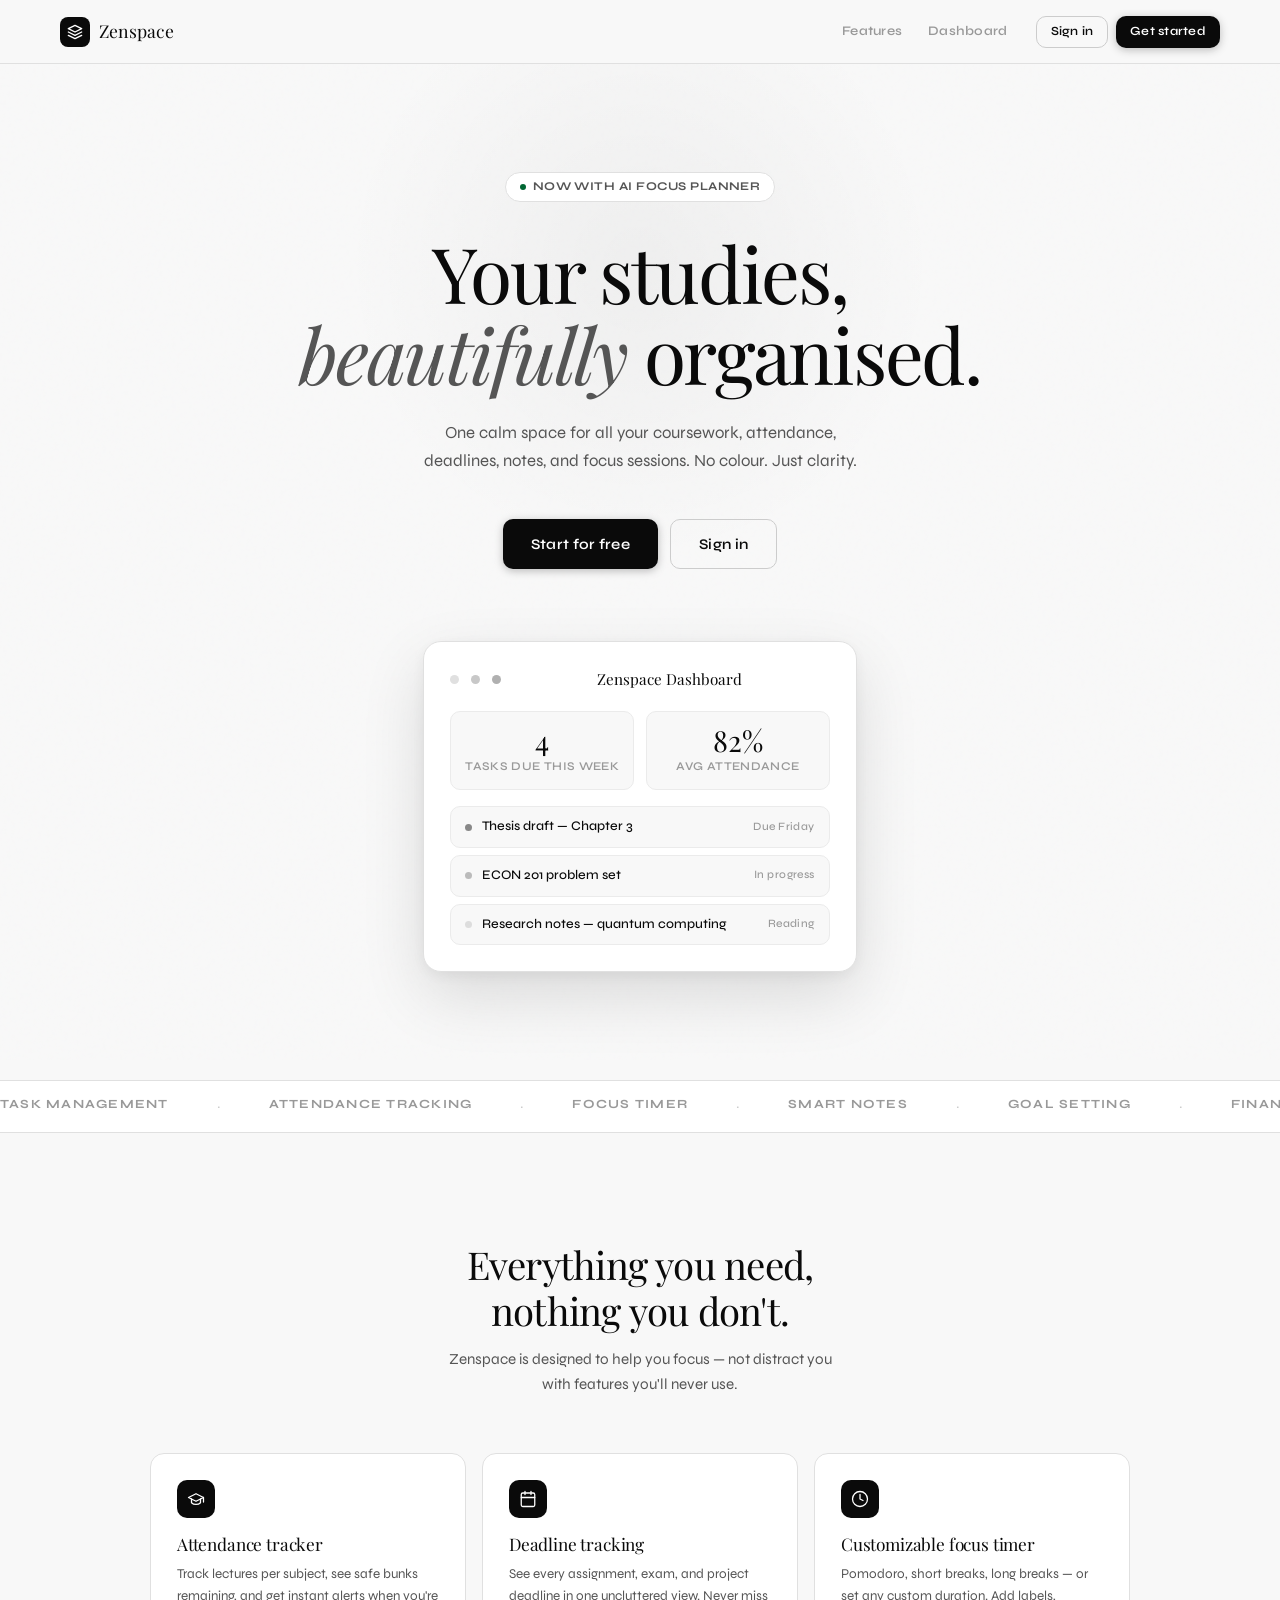
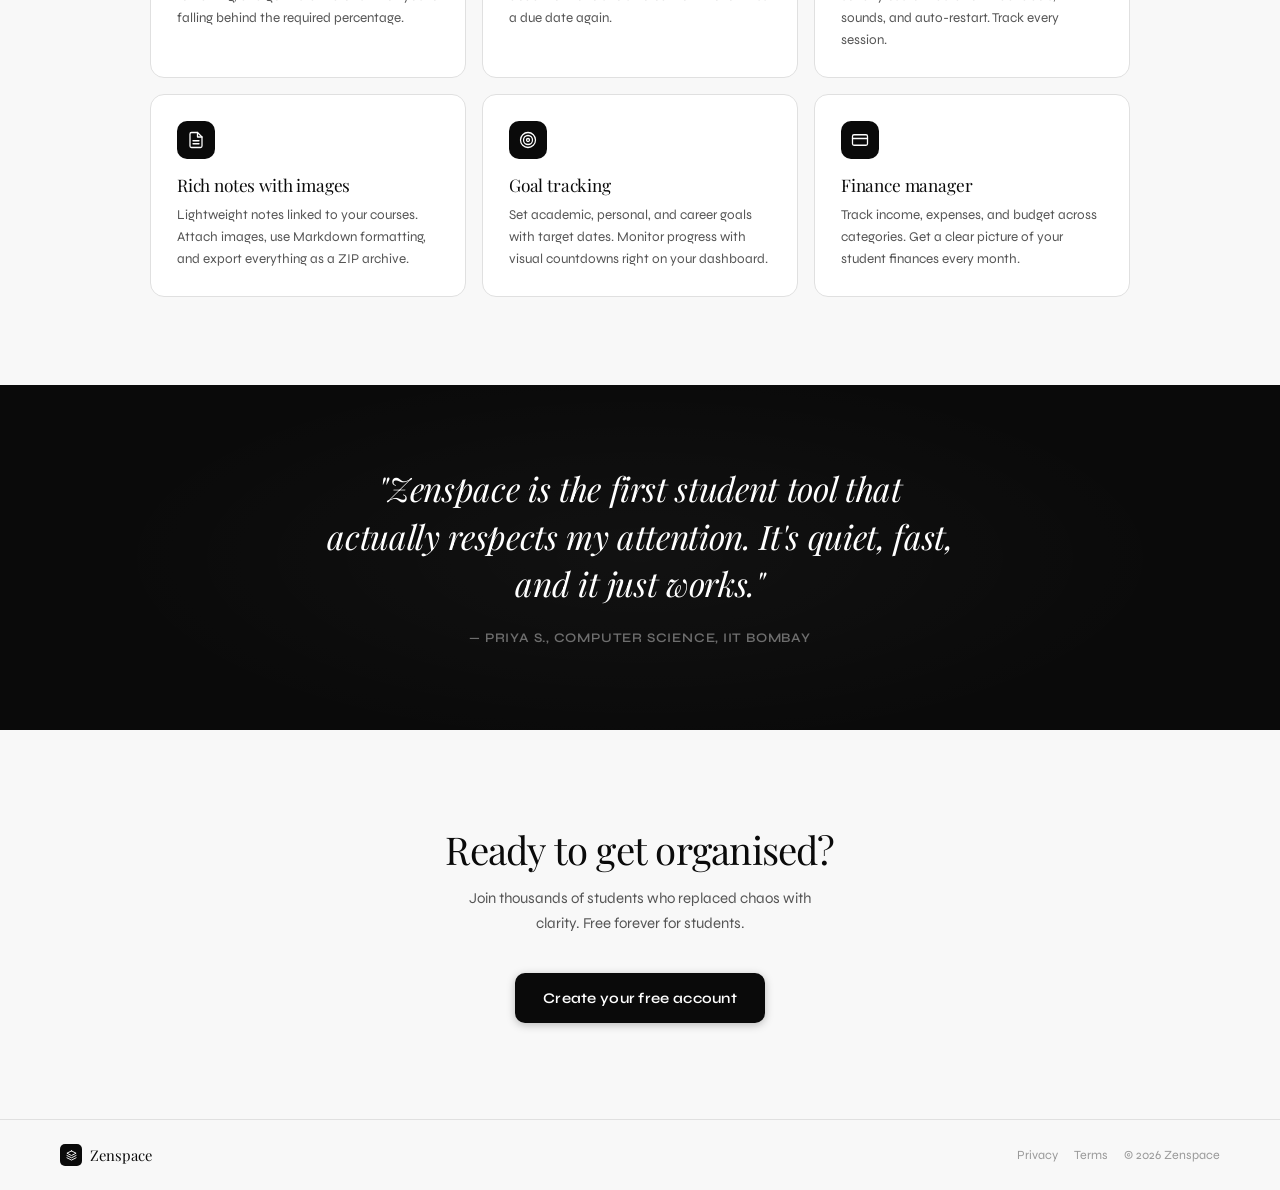
<file: index.html>
<!DOCTYPE html>
<html lang="en">
<head>
  <meta charset="UTF-8" />
  <meta name="viewport" content="width=device-width, initial-scale=1.0" />
  <title>Zenspace — Minimalist Student Dashboard</title>
  <link rel="stylesheet" href="assets/zenspace.css" />
  <style>
    body { background: var(--bg); overflow-x: hidden; }

    /* ── NAV ── */
    .lp-nav {
      display: flex; align-items: center; gap: 16px;
      padding: 0 60px; height: 64px; position: sticky; top: 0; z-index: 100;
      background: rgba(248,248,248,.92); backdrop-filter: blur(12px);
      border-bottom: 1px solid var(--border);
    }
    .lp-nav .brand { display: flex; align-items: center; gap: 9px; text-decoration: none; }
    .lp-nav .brand-icon { width: 30px; height: 30px; background: var(--ink); border-radius: 8px; display: grid; place-items: center; }
    .lp-nav .brand-icon svg { width: 16px; height: 16px; stroke: #fff; fill: none; }
    .lp-nav .brand-name { font-family: var(--font-serif); font-size: 1.1rem; color: var(--ink); }
    .lp-nav-spacer { flex: 1; }
    .lp-nav-links { display: flex; gap: 2px; }
    .lp-nav-link { font-size: .82rem; font-weight: 600; color: var(--ink-faint); text-decoration: none; padding: 6px 12px; border-radius: var(--r-sm); transition: background var(--t), color var(--t); letter-spacing: .02em; }
    .lp-nav-link:hover { background: var(--surface-2); color: var(--ink); }
    .lp-nav-cta { display: flex; gap: 8px; }

    /* ── HERO ── */
    .hero {
      display: flex; flex-direction: column; align-items: center; text-align: center;
      padding: 108px 24px 88px; position: relative; overflow: hidden;
    }
    .hero::before {
      content: ''; position: absolute; width: 600px; height: 600px; border-radius: 50%;
      background: radial-gradient(circle, rgba(0,0,0,.04) 0%, transparent 70%);
      top: -100px; left: 50%; transform: translateX(-50%); pointer-events: none;
    }
    /* Noise texture overlay */
    .hero::after {
      content: ''; position: absolute; inset: 0;
      background-image: url("data:image/svg+xml,%3Csvg viewBox='0 0 256 256' xmlns='http://www.w3.org/2000/svg'%3E%3Cfilter id='n'%3E%3CfeTurbulence type='fractalNoise' baseFrequency='.9' numOctaves='4' stitchTiles='stitch'/%3E%3C/filter%3E%3Crect width='100%25' height='100%25' filter='url(%23n)' opacity='.03'/%3E%3C/svg%3E");
      pointer-events: none; opacity: .4;
    }
    .hero-badge {
      display: inline-flex; align-items: center; gap: 7px;
      background: var(--surface); color: var(--ink-muted);
      border: 1.5px solid var(--border); border-radius: var(--r-full);
      font-size: .74rem; font-weight: 700; padding: 5px 14px;
      margin-bottom: 30px; animation: fade-in .5s ease both; letter-spacing: .04em; text-transform: uppercase;
      position: relative; z-index: 1;
    }
    .hero-badge-dot { width: 6px; height: 6px; background: var(--ok); border-radius: 50%; animation: pulse-ring 2s ease infinite; }
    .hero h1 {
      font-size: clamp(2.8rem, 6.5vw, 4.8rem); line-height: 1.06;
      color: var(--ink); max-width: 780px; margin-bottom: 24px;
      animation: slide-up .6s ease both .05s; position: relative; z-index: 1;
      letter-spacing: -.03em;
    }
    .hero h1 em { font-style: italic; color: var(--ink-muted); }
    .hero p {
      font-size: 1.05rem; max-width: 460px; line-height: 1.68;
      margin-bottom: 44px; font-weight: 400; color: var(--ink-muted);
      animation: slide-up .6s ease both .12s; position: relative; z-index: 1;
    }
    .hero-cta { display: flex; gap: 12px; animation: slide-up .6s ease both .18s; position: relative; z-index: 1; }

    /* ── PREVIEW CARD ── */
    .hero-preview { margin-top: 72px; position: relative; animation: slide-up .7s ease both .22s; z-index: 1; }
    .hero-preview-inner {
      background: var(--surface); border: 1px solid var(--border);
      border-radius: 18px; padding: 26px;
      box-shadow: 0 24px 64px rgba(0,0,0,.12), 0 4px 16px rgba(0,0,0,.06);
      max-width: 720px; margin: 0 auto;
    }
    .preview-header { display: flex; align-items: center; gap: 8px; margin-bottom: 20px; }
    .preview-dot { width: 9px; height: 9px; border-radius: 50%; }
    .preview-title { font-family: var(--font-serif); font-size: .95rem; color: var(--ink); margin-left: auto; margin-right: auto; }
    .preview-grid { display: grid; grid-template-columns: 1fr 1fr; gap: 12px; margin-bottom: 16px; }
    .preview-stat { background: var(--bg); border: 1px solid var(--border-light); border-radius: 10px; padding: 14px; }
    .preview-stat-num { font-family: var(--font-serif); font-size: 1.8rem; color: var(--ink); line-height: 1; }
    .preview-stat-label { font-size: .74rem; color: var(--ink-faint); margin-top: 3px; font-weight: 600; letter-spacing: .03em; text-transform: uppercase; }
    .preview-tasks { display: flex; flex-direction: column; gap: 7px; }
    .preview-task { display: flex; align-items: center; gap: 10px; background: var(--bg); border: 1px solid var(--border-light); border-radius: 10px; padding: 10px 14px; font-size: .82rem; color: var(--ink); font-weight: 500; }
    .preview-task .meta { margin-left: auto; font-size: .7rem; color: var(--ink-faint); letter-spacing: .04em; }

    /* ── MARQUEE ── */
    .marquee-wrap { overflow: hidden; border-top: 1px solid var(--border); border-bottom: 1px solid var(--border); background: var(--surface); padding: 14px 0; margin: 20px 0; }
    .marquee-track { display: flex; gap: 48px; width: max-content; animation: marquee 20s linear infinite; }
    .marquee-track:hover { animation-play-state: paused; }
    .marquee-item { font-size: .78rem; font-weight: 700; color: var(--ink-faint); letter-spacing: .10em; text-transform: uppercase; white-space: nowrap; }
    .marquee-sep { color: var(--border-strong); }
    @keyframes marquee { from { transform: translateX(0); } to { transform: translateX(-50%); } }

    /* ── FEATURES ── */
    .features { padding: 88px 60px; }
    .features-head { text-align: center; margin-bottom: 56px; }
    .features-head h2 { font-size: 2.4rem; color: var(--ink); margin-bottom: 14px; letter-spacing: -.02em; }
    .features-head p { max-width: 400px; margin: 0 auto; font-size: .95rem; }
    .features-grid { display: grid; grid-template-columns: repeat(3, 1fr); gap: 16px; max-width: 980px; margin: 0 auto; }
    .feature-card { background: var(--surface); border: 1px solid var(--border); border-radius: var(--r-lg); padding: 26px; transition: box-shadow var(--t), transform var(--t); }
    .feature-card:hover { box-shadow: var(--shadow-md); transform: translateY(-2px); }
    .feature-icon { width: 38px; height: 38px; border-radius: var(--r-md); background: var(--ink); display: grid; place-items: center; margin-bottom: 16px; }
    .feature-icon svg { width: 18px; height: 18px; stroke: #fff; fill: none; stroke-width: 1.7; stroke-linecap: round; stroke-linejoin: round; }
    .feature-card h3 { font-family: var(--font-serif); font-size: 1.08rem; color: var(--ink); margin-bottom: 8px; }
    .feature-card p { font-size: .84rem; line-height: 1.64; }

    /* ── TESTIMONIAL ── */
    .testimonial-section { background: var(--ink); padding: 80px 60px; text-align: center; position: relative; overflow: hidden; }
    .testimonial-section::before { content: ''; position: absolute; inset: 0; background: radial-gradient(ellipse 60% 80% at 50% 50%, rgba(255,255,255,.03) 0%, transparent 70%); pointer-events: none; }
    .testimonial-section blockquote { font-family: var(--font-serif); font-size: clamp(1.4rem, 2.8vw, 2.1rem); color: #fff; max-width: 640px; margin: 0 auto 20px; font-style: italic; line-height: 1.42; font-weight: 400; letter-spacing: -.01em; position: relative; z-index: 1; }
    .testimonial-author { color: rgba(255,255,255,.4); font-size: .82rem; font-weight: 600; letter-spacing: .06em; text-transform: uppercase; position: relative; z-index: 1; }

    /* ── CTA BAND ── */
    .cta-band { padding: 96px 24px; text-align: center; }
    .cta-band h2 { font-size: 2.4rem; margin-bottom: 14px; color: var(--ink); letter-spacing: -.02em; }
    .cta-band p { margin-bottom: 38px; max-width: 380px; margin-left: auto; margin-right: auto; }

    /* ── FOOTER ── */
    footer { border-top: 1px solid var(--border); padding: 24px 60px; display: flex; align-items: center; gap: 16px; font-size: .78rem; color: var(--ink-faint); }
    footer .brand { display: flex; align-items: center; gap: 8px; text-decoration: none; color: var(--ink); font-family: var(--font-serif); font-size: .92rem; }
    footer .brand-icon { width: 22px; height: 22px; background: var(--ink); border-radius: 5px; display: grid; place-items: center; }
    footer .brand-icon svg { width: 11px; height: 11px; stroke: #fff; fill: none; }
    footer .foot-spacer { flex: 1; }
    footer a { color: var(--ink-faint); text-decoration: none; transition: color var(--t); }
    footer a:hover { color: var(--ink); }

    @media (max-width: 860px) {
      .lp-nav { padding: 0 24px; }
      .lp-nav-links { display: none; }
      .features { padding: 60px 24px; }
      .features-grid { grid-template-columns: 1fr; }
      .testimonial-section { padding: 56px 24px; }
      footer { padding: 20px 24px; flex-wrap: wrap; }
    }

    html.dark .lp-nav { background: rgba(12,12,12,.92); }
    html.dark .hero::before { background: radial-gradient(circle, rgba(255,255,255,.03) 0%, transparent 70%); }
    html.dark .hero-preview-inner { box-shadow: 0 24px 64px rgba(0,0,0,.5); }
    html.dark .testimonial-section { background: #000; }
  </style>
</head>
<body>

  <nav class="lp-nav">
    <a class="brand" href="index.html">
      <span class="brand-icon"><svg viewBox="0 0 24 24" stroke-width="2" stroke-linecap="round" stroke-linejoin="round"><path d="M12 2L2 7l10 5 10-5-10-5z"/><path d="M2 17l10 5 10-5"/><path d="M2 12l10 5 10-5"/></svg></span>
      <span class="brand-name">Zenspace</span>
    </a>
    <span class="lp-nav-spacer"></span>
    <nav class="lp-nav-links">
      <a class="lp-nav-link" href="#features">Features</a>
      <a class="lp-nav-link" href="dashboard.html">Dashboard</a>
    </nav>
    <div class="lp-nav-cta">
      <a class="btn btn-ghost btn-sm" href="login.html">Sign in</a>
      <a class="btn btn-primary btn-sm" href="signup.html">Get started</a>
    </div>
  </nav>

  <!-- HERO -->
  <section class="hero">
    <div class="hero-badge"><span class="hero-badge-dot"></span> Now with AI focus planner</div>
    <h1>Your studies,<br /><em>beautifully</em> organised.</h1>
    <p>One calm space for all your coursework, attendance, deadlines, notes, and focus sessions. No colour. Just clarity.</p>
    <div class="hero-cta">
      <a class="btn btn-primary btn-lg" href="signup.html">Start for free</a>
      <a class="btn btn-ghost btn-lg" href="login.html">Sign in</a>
    </div>

    <div class="hero-preview">
      <div class="hero-preview-inner">
        <div class="preview-header">
          <span class="preview-dot" style="background:#E0E0E0"></span>
          <span class="preview-dot" style="background:#C8C8C8;margin-left:4px"></span>
          <span class="preview-dot" style="background:#B0B0B0;margin-left:4px"></span>
          <span class="preview-title">Zenspace Dashboard</span>
        </div>
        <div class="preview-grid">
          <div class="preview-stat">
            <div class="preview-stat-num">4</div>
            <div class="preview-stat-label">Tasks due this week</div>
          </div>
          <div class="preview-stat">
            <div class="preview-stat-num">82%</div>
            <div class="preview-stat-label">Avg attendance</div>
          </div>
        </div>
        <div class="preview-tasks">
          <div class="preview-task">
            <span class="dot" style="background:#888;width:7px;height:7px"></span> Thesis draft — Chapter 3
            <span class="meta">Due Friday</span>
          </div>
          <div class="preview-task">
            <span class="dot" style="background:#BBBBBB;width:7px;height:7px"></span> ECON 201 problem set
            <span class="meta">In progress</span>
          </div>
          <div class="preview-task">
            <span class="dot" style="background:#DDDDDD;width:7px;height:7px"></span> Research notes — quantum computing
            <span class="meta">Reading</span>
          </div>
        </div>
      </div>
    </div>
  </section>

  <!-- MARQUEE -->
  <div class="marquee-wrap">
    <div class="marquee-track">
      <span class="marquee-item">Task management</span><span class="marquee-sep">·</span>
      <span class="marquee-item">Attendance tracking</span><span class="marquee-sep">·</span>
      <span class="marquee-item">Focus timer</span><span class="marquee-sep">·</span>
      <span class="marquee-item">Smart notes</span><span class="marquee-sep">·</span>
      <span class="marquee-item">Goal setting</span><span class="marquee-sep">·</span>
      <span class="marquee-item">Finance manager</span><span class="marquee-sep">·</span>
      <span class="marquee-item">Image notes</span><span class="marquee-sep">·</span>
      <span class="marquee-item">ZIP export</span><span class="marquee-sep">·</span>
      <!-- duplicate for seamless loop -->
      <span class="marquee-item">Task management</span><span class="marquee-sep">·</span>
      <span class="marquee-item">Attendance tracking</span><span class="marquee-sep">·</span>
      <span class="marquee-item">Focus timer</span><span class="marquee-sep">·</span>
      <span class="marquee-item">Smart notes</span><span class="marquee-sep">·</span>
      <span class="marquee-item">Goal setting</span><span class="marquee-sep">·</span>
      <span class="marquee-item">Finance manager</span><span class="marquee-sep">·</span>
      <span class="marquee-item">Image notes</span><span class="marquee-sep">·</span>
      <span class="marquee-item">ZIP export</span><span class="marquee-sep">·</span>
    </div>
  </div>

  <!-- FEATURES -->
  <section class="features" id="features">
    <div class="features-head">
      <h2>Everything you need,<br />nothing you don't.</h2>
      <p>Zenspace is designed to help you focus — not distract you with features you'll never use.</p>
    </div>
    <div class="features-grid">
      <div class="feature-card">
        <div class="feature-icon"><svg viewBox="0 0 24 24"><path d="M22 10v6M2 10l10-5 10 5-10 5z"/><path d="M6 12v5c3 3 9 3 12 0v-5"/></svg></div>
        <h3>Attendance tracker</h3>
        <p>Track lectures per subject, see safe bunks remaining, and get instant alerts when you're falling behind the required percentage.</p>
      </div>
      <div class="feature-card">
        <div class="feature-icon"><svg viewBox="0 0 24 24"><rect x="3" y="4" width="18" height="18" rx="2"/><path d="M16 2v4M8 2v4M3 10h18"/></svg></div>
        <h3>Deadline tracking</h3>
        <p>See every assignment, exam, and project deadline in one uncluttered view. Never miss a due date again.</p>
      </div>
      <div class="feature-card">
        <div class="feature-icon"><svg viewBox="0 0 24 24"><circle cx="12" cy="12" r="10"/><path d="M12 6v6l4 2"/></svg></div>
        <h3>Customizable focus timer</h3>
        <p>Pomodoro, short breaks, long breaks — or set any custom duration. Add labels, sounds, and auto-restart. Track every session.</p>
      </div>
      <div class="feature-card">
        <div class="feature-icon"><svg viewBox="0 0 24 24"><path d="M14 2H6a2 2 0 00-2 2v16a2 2 0 002 2h12a2 2 0 002-2V8z"/><path d="M14 2v6h6M16 13H8M16 17H8"/></svg></div>
        <h3>Rich notes with images</h3>
        <p>Lightweight notes linked to your courses. Attach images, use Markdown formatting, and export everything as a ZIP archive.</p>
      </div>
      <div class="feature-card">
        <div class="feature-icon"><svg viewBox="0 0 24 24"><circle cx="12" cy="12" r="10"/><circle cx="12" cy="12" r="6"/><circle cx="12" cy="12" r="2"/></svg></div>
        <h3>Goal tracking</h3>
        <p>Set academic, personal, and career goals with target dates. Monitor progress with visual countdowns right on your dashboard.</p>
      </div>
      <div class="feature-card">
        <div class="feature-icon"><svg viewBox="0 0 24 24"><rect x="2" y="5" width="20" height="14" rx="2"/><path d="M2 10h20"/></svg></div>
        <h3>Finance manager</h3>
        <p>Track income, expenses, and budget across categories. Get a clear picture of your student finances every month.</p>
      </div>
    </div>
  </section>

  <!-- TESTIMONIAL -->
  <section class="testimonial-section">
    <blockquote>"Zenspace is the first student tool that actually respects my attention. It's quiet, fast, and it just works."</blockquote>
    <p class="testimonial-author">— Priya S., Computer Science, IIT Bombay</p>
  </section>

  <!-- CTA BAND -->
  <section class="cta-band">
    <h2>Ready to get organised?</h2>
    <p>Join thousands of students who replaced chaos with clarity. Free forever for students.</p>
    <a class="btn btn-primary btn-lg" href="signup.html">Create your free account</a>
  </section>

  <!-- FOOTER -->
  <footer>
    <a class="brand" href="index.html">
      <span class="brand-icon"><svg viewBox="0 0 24 24" stroke-width="2" stroke-linecap="round" stroke-linejoin="round"><path d="M12 2L2 7l10 5 10-5-10-5z"/><path d="M2 17l10 5 10-5"/><path d="M2 12l10 5 10-5"/></svg></span>
      Zenspace
    </a>
    <span class="foot-spacer"></span>
    <a href="#">Privacy</a>
    <a href="#">Terms</a>
    <span>© 2026 Zenspace</span>
  </footer>

  <div class="toast" id="toast"></div>
  <script src="assets/zenspace.js"></script>
  <script>initDarkMode();</script>
</body>
</html>
</file>
<file: assets/zenspace.css>
/* =========================================================
   ZENSPACE — Monochrome Metallic Design System
   ========================================================= */

@import url('https://fonts.googleapis.com/css2?family=Playfair+Display:ital,wght@0,400;0,600;1,400&family=Syne:wght@400;500;600;700&display=swap');

*, *::before, *::after { box-sizing: border-box; margin: 0; padding: 0; }

/* ── TOKENS ─────────────────────────────────────────────── */
:root {
  --bg:           #F8F8F8;
  --bg-2:         #F0F0F0;
  --surface:      #FFFFFF;
  --surface-2:    #F4F4F4;
  --surface-3:    #EBEBEB;
  --glass:        rgba(255,255,255,0.72);
  --ink:          #0A0A0A;
  --ink-muted:    #555555;
  --ink-faint:    #999999;
  --border:       #E0E0E0;
  --border-light: #EBEBEB;
  --border-strong:#CCCCCC;

  /* Metallic accent - silver/chrome */
  --accent:       #1A1A1A;
  --accent-dark:  #000000;
  --accent-lt:    #F0F0F0;
  --accent-mid:   #D0D0D0;
  --metal-shine:  linear-gradient(135deg, #B8B8B8 0%, #E8E8E8 40%, #A0A0A0 70%, #D0D0D0 100%);
  --metal-dark:   linear-gradient(135deg, #2A2A2A 0%, #4A4A4A 40%, #1A1A1A 70%, #3A3A3A 100%);

  --error:        #CC2200;
  --error-lt:     #FFF0EE;
  --warn:         #996600;
  --warn-lt:      #FFF8E6;
  --ok:           #006633;
  --ok-lt:        #EEF8F2;

  /* dot colours — desaturated */
  --dot-green:  #88BB99;
  --dot-amber:  #C8A866;
  --dot-lilac:  #9988BB;
  --dot-rose:   #BB8888;
  --dot-sky:    #6699BB;

  --font-serif: 'Playfair Display', Georgia, serif;
  --font-sans:  'Syne', system-ui, sans-serif;

  --ease:       cubic-bezier(.4,0,.2,1);
  --t:          200ms;

  --r-sm:  6px;
  --r-md:  10px;
  --r-lg:  14px;
  --r-xl:  20px;
  --r-full: 9999px;

  --shadow-sm: 0 1px 3px rgba(0,0,0,.06), 0 2px 8px rgba(0,0,0,.04);
  --shadow-md: 0 4px 20px rgba(0,0,0,.10);
  --shadow-lg: 0 8px 40px rgba(0,0,0,.14);
  --shadow-inset: inset 0 1px 2px rgba(0,0,0,.08);
}

html { scroll-behavior: smooth; }
body {
  font-family: var(--font-sans);
  background: var(--bg);
  color: var(--ink);
  font-size: 15px;
  line-height: 1.5;
  -webkit-font-smoothing: antialiased;
}

/* ── TYPOGRAPHY ─────────────────────────────────────────── */
h1,h2,h3,h4 { font-family: var(--font-serif); font-weight: 400; letter-spacing: -.01em; line-height: 1.2; }
p  { color: var(--ink-muted); line-height: 1.65; }
a  { color: var(--accent); }

/* ── BUTTONS ─────────────────────────────────────────────── */
.btn {
  display: inline-flex; align-items: center; justify-content: center; gap: 7px;
  height: 42px; padding: 0 20px;
  border: none; border-radius: var(--r-md);
  font-family: var(--font-sans); font-size: .85rem; font-weight: 600;
  cursor: pointer; text-decoration: none; letter-spacing: .02em;
  transition: background var(--t) var(--ease), box-shadow var(--t) var(--ease), transform .1s;
  position: relative; overflow: hidden; white-space: nowrap;
}
.btn:active { transform: scale(.97); }

.btn-primary {
  background: var(--ink); color: #fff;
  box-shadow: 0 2px 8px rgba(0,0,0,.25);
}
.btn-primary:hover { background: #2A2A2A; box-shadow: 0 4px 16px rgba(0,0,0,.35); }

.btn-ghost {
  background: transparent; color: var(--ink);
  border: 1.5px solid var(--border-strong);
}
.btn-ghost:hover { background: var(--surface-2); border-color: #999; box-shadow: var(--shadow-sm); }

.btn-text {
  background: none; color: var(--ink-muted);
  height: auto; padding: 0;
  font-size: .85rem;
}
.btn-text:hover { color: var(--ink); }

.btn-lg  { height: 50px; padding: 0 28px; font-size: .92rem; }
.btn-sm  { height: 32px; padding: 0 14px; font-size: .78rem; }
.btn-full { width: 100%; }

.btn.loading .btn-label { opacity: 0; }
.btn.loading .btn-spinner { opacity: 1; }
.btn-spinner {
  position: absolute; inset: 0;
  display: flex; align-items: center; justify-content: center;
  opacity: 0; transition: opacity .2s;
}
.btn-spinner svg { width: 18px; height: 18px; animation: spin .8s linear infinite; }

/* ── INPUTS ──────────────────────────────────────────────── */
.field { margin-bottom: 16px; }
.field label {
  display: block; font-size: .78rem; font-weight: 600;
  color: var(--ink-muted); margin-bottom: 6px; letter-spacing: .04em; text-transform: uppercase;
}
.input-wrap { position: relative; }
.input-wrap .field-icon {
  position: absolute; left: 13px; top: 50%; transform: translateY(-50%);
  width: 15px; height: 15px; stroke: var(--ink-faint); fill: none;
  pointer-events: none; transition: stroke var(--t);
}
.field-input {
  width: 100%; height: 44px;
  border: 1.5px solid var(--border); border-radius: var(--r-md);
  background: var(--surface);
  padding: 0 14px 0 38px;
  font-family: var(--font-sans); font-size: .88rem; font-weight: 400;
  color: var(--ink); outline: none;
  transition: border-color var(--t), box-shadow var(--t);
  -webkit-appearance: none; appearance: none;
}
.field-input:focus { border-color: var(--ink); box-shadow: 0 0 0 3px rgba(0,0,0,.08); }
.field-input:focus ~ .field-icon { stroke: var(--ink); }
.field-input.error { border-color: var(--error); }
.field-input--no-icon { padding-left: 14px; }
.field-error { font-size: .75rem; color: var(--error); margin-top: 5px; display: none; }
.field-error.visible { display: block; }

.toggle-pw {
  position: absolute; right: 12px; top: 50%; transform: translateY(-50%);
  background: none; border: none; cursor: pointer; padding: 4px;
  display: flex; color: var(--ink-faint); transition: color var(--t);
}
.toggle-pw:hover { color: var(--ink); }
.toggle-pw svg { width: 15px; height: 15px; stroke: currentColor; fill: none; }

/* ── DIVIDER ─────────────────────────────────────────────── */
.divider {
  display: flex; align-items: center; gap: 12px;
  color: var(--ink-faint); font-size: .75rem; letter-spacing: .06em; text-transform: uppercase;
  margin: 0 0 24px;
}
.divider::before, .divider::after { content: ''; flex: 1; height: 1px; background: var(--border); }

/* ── CARD ────────────────────────────────────────────────── */
.card {
  background: var(--surface);
  border: 1px solid var(--border);
  border-radius: var(--r-lg);
  padding: 20px;
  box-shadow: var(--shadow-sm);
}

/* ── BADGE / TAG ─────────────────────────────────────────── */
.tag {
  display: inline-flex; align-items: center; gap: 5px;
  font-size: .7rem; font-weight: 600;
  padding: 3px 9px; border-radius: var(--r-full);
  letter-spacing: .04em; text-transform: uppercase;
}
.tag-green { background: var(--ok-lt);    color: var(--ok); }
.tag-amber { background: var(--warn-lt);  color: var(--warn); }
.tag-error { background: var(--error-lt); color: var(--error); }
.tag-red   { background: var(--error-lt); color: var(--error); }
.tag-muted { background: var(--surface-2); color: var(--ink-muted); }
.tag-sky   { background: #E8F0F8; color: #336688; }
.tag-black { background: var(--ink); color: #fff; }

/* ── DOT ─────────────────────────────────────────────────── */
.dot { width: 8px; height: 8px; border-radius: 50%; flex-shrink: 0; display: inline-block; }
.dot-green { background: var(--dot-green); }
.dot-amber { background: var(--dot-amber); }
.dot-lilac { background: var(--dot-lilac); }
.dot-rose  { background: var(--dot-rose);  }
.dot-sky   { background: var(--dot-sky);   }

/* ── TOAST ───────────────────────────────────────────────── */
.toast {
  position: fixed; bottom: 28px; left: 50%;
  transform: translateX(-50%) translateY(20px);
  background: var(--ink); color: #fff;
  font-size: .82rem; font-weight: 500;
  padding: 10px 22px; border-radius: var(--r-full);
  box-shadow: var(--shadow-md);
  opacity: 0; transition: opacity .3s, transform .3s;
  pointer-events: none; white-space: nowrap; z-index: 9999;
  letter-spacing: .02em;
}
.toast.show { opacity: 1; transform: translateX(-50%) translateY(0); }
.toast-success { background: var(--ok) !important; }
.toast-error   { background: var(--error) !important; }

/* ── BRAND PANEL (auth left panel) ─────────────────────── */
.brand-panel {
  background: var(--ink);
  display: flex; flex-direction: column; justify-content: space-between;
  padding: 52px 56px;
  position: relative; overflow: hidden;
}
.brand-panel::before {
  content: '';
  position: absolute; inset: 0;
  background:
    radial-gradient(ellipse 60% 55% at 20% 80%, rgba(255,255,255,.04) 0%, transparent 70%),
    radial-gradient(ellipse 40% 40% at 80% 15%, rgba(255,255,255,.03) 0%, transparent 70%);
  pointer-events: none;
}
.brand-panel::after {
  content: '';
  position: absolute; width: 400px; height: 400px; border-radius: 50%;
  border: 1px solid rgba(255,255,255,.08);
  bottom: -100px; right: -100px;
}
.brand-panel .brand {
  display: flex; align-items: center; gap: 10px;
  color: #fff; text-decoration: none; position: relative; z-index: 1;
}
.brand-panel .brand-icon {
  width: 34px; height: 34px;
  background: rgba(255,255,255,.12); border-radius: 9px;
  display: grid; place-items: center;
  border: 1px solid rgba(255,255,255,.15);
}
.brand-panel .brand-icon svg { width: 18px; height: 18px; stroke: #fff; fill: none; }
.brand-panel .brand-name { font-family: var(--font-serif); font-size: 1.3rem; letter-spacing: -.01em; }
.brand-panel .hero-copy { position: relative; z-index: 1; }
.brand-panel .hero-copy h1 {
  font-family: var(--font-serif);
  font-size: clamp(2rem, 3.2vw, 2.8rem);
  line-height: 1.18; color: #fff; margin-bottom: 18px; font-weight: 400;
}
.brand-panel .hero-copy h1 em { font-style: italic; opacity: .65; }
.brand-panel .hero-copy p {
  font-size: .88rem; font-weight: 400;
  color: rgba(255,255,255,.5); line-height: 1.65; max-width: 300px;
}

/* demo task cards */
.demo-cards {
  position: absolute; bottom: 140px; left: 56px; right: 56px;
  display: flex; flex-direction: column; gap: 8px; z-index: 1;
}
.demo-card {
  background: rgba(255,255,255,.07); border: 1px solid rgba(255,255,255,.12);
  border-radius: 10px; padding: 10px 14px;
  display: flex; align-items: center; gap: 10px;
  backdrop-filter: blur(8px); color: rgba(255,255,255,.85);
  font-size: .82rem; font-weight: 400;
  animation: float-in .6s ease both;
}
.demo-card:nth-child(2) { animation-delay: .1s; }
.demo-card:nth-child(3) { animation-delay: .2s; }
.demo-card-text { flex: 1; opacity: .85; }
.demo-card-tag {
  font-size: .7rem; padding: 2px 8px;
  background: rgba(255,255,255,.10); border-radius: 20px; opacity: .7;
  letter-spacing: .04em;
}

/* ── AUTH LAYOUT ─────────────────────────────────────────── */
.auth-root {
  min-height: 100dvh;
  display: grid; grid-template-columns: 1fr 1fr;
}
.auth-panel {
  display: flex; flex-direction: column;
  justify-content: center; align-items: center;
  padding: 52px 40px; overflow-y: auto;
  background: var(--bg);
}
.auth-box { width: 100%; max-width: 380px; animation: slide-up .5s ease both; }
.auth-box h2 {
  font-family: var(--font-serif); font-size: 2rem; font-weight: 400;
  color: var(--ink); margin-bottom: 6px;
}
.auth-box .subtitle {
  font-size: .88rem; color: var(--ink-muted);
  margin-bottom: 36px; font-weight: 400;
}

/* SSO */
.sso-row { display: flex; gap: 10px; margin-bottom: 24px; }
.sso-btn {
  flex: 1; height: 42px;
  border: 1.5px solid var(--border); border-radius: var(--r-md);
  background: var(--surface);
  display: flex; align-items: center; justify-content: center; gap: 8px;
  font-family: var(--font-sans); font-size: .82rem; font-weight: 600;
  color: var(--ink); cursor: pointer; text-decoration: none;
  transition: background var(--t), border-color var(--t), box-shadow var(--t);
  letter-spacing: .02em;
}
.sso-btn:hover { background: var(--surface-2); border-color: var(--border-strong); box-shadow: var(--shadow-sm); }
.sso-btn svg { width: 18px; height: 18px; flex-shrink: 0; }

.field-footer { display: flex; justify-content: flex-end; margin: -8px 0 20px; }
.remember-row { display: flex; align-items: center; gap: 8px; margin-bottom: 22px; }
.remember-row input[type="checkbox"] { width: 16px; height: 16px; accent-color: var(--ink); cursor: pointer; flex-shrink: 0; }
.remember-row label { margin-bottom: 0; font-size: .82rem; font-weight: 400; color: var(--ink-muted); cursor: pointer; }

.auth-foot { text-align: center; margin-top: 26px; font-size: .82rem; color: var(--ink-muted); font-weight: 400; }
.auth-foot a { color: var(--ink); font-weight: 600; text-decoration: none; }
.auth-foot a:hover { text-decoration: underline; }

/* ── NAVBAR (dashboard) ──────────────────────────────────── */
.nav {
  height: 60px; background: var(--surface);
  border-bottom: 1px solid var(--border);
  display: flex; align-items: center;
  padding: 0 28px; gap: 20px;
  position: sticky; top: 0; z-index: 100;
  backdrop-filter: blur(10px);
}
.nav .brand { display: flex; align-items: center; gap: 9px; text-decoration: none; }
.nav .brand-icon {
  width: 30px; height: 30px; background: var(--ink);
  border-radius: 8px; display: grid; place-items: center;
}
.nav .brand-icon svg { width: 16px; height: 16px; stroke: #fff; fill: none; }
.nav .brand-name { font-family: var(--font-serif); font-size: 1.1rem; color: var(--ink); }
.nav-links { display: flex; align-items: center; gap: 2px; margin-left: 24px; }
.nav-link {
  font-size: .82rem; font-weight: 600; color: var(--ink-faint);
  text-decoration: none; padding: 5px 11px; border-radius: var(--r-sm);
  transition: background var(--t), color var(--t); letter-spacing: .02em;
}
.nav-link:hover { background: var(--surface-2); color: var(--ink); }
.nav-link.active { background: var(--ink); color: #fff; }
.nav-spacer { flex: 1; }
.nav-avatar {
  width: 32px; height: 32px; border-radius: 50%;
  background: var(--ink); display: grid; place-items: center;
  font-size: .72rem; font-weight: 700; color: #fff;
  cursor: pointer; flex-shrink: 0; letter-spacing: .04em;
}

/* ── ANIMATIONS ──────────────────────────────────────────── */
@keyframes float-in { from { opacity: 0; transform: translateY(10px); } to { opacity: 1; transform: translateY(0); } }
@keyframes slide-up { from { opacity: 0; transform: translateY(18px); } to { opacity: 1; transform: translateY(0); } }
@keyframes spin { to { transform: rotate(360deg); } }
@keyframes fade-in { from { opacity: 0; } to { opacity: 1; } }
@keyframes pulse-ring { 0%,100% { opacity: .3; transform: scale(1); } 50% { opacity: .6; transform: scale(1.05); } }

/* ── MODAL ──────────────────────────────────────────────── */
.modal-overlay {
  display: none; position: fixed; inset: 0; z-index: 1000;
  background: rgba(0,0,0,.55); backdrop-filter: blur(6px);
  align-items: center; justify-content: center;
}
.modal-overlay.open { display: flex; animation: fade-in .2s ease; }
.modal-box {
  background: var(--surface); border: 1px solid var(--border);
  border-radius: var(--r-xl); padding: 32px; width: min(500px, 92vw);
  box-shadow: var(--shadow-lg); animation: slide-up .25s ease;
}
.modal-box h3 { font-family: var(--font-serif); font-size: 1.4rem; color: var(--ink); margin-bottom: 22px; }
.modal-footer { display: flex; gap: 10px; justify-content: flex-end; margin-top: 24px; }

/* ── RESPONSIVE ──────────────────────────────────────────── */
@media (max-width: 720px) {
  .auth-root { grid-template-columns: 1fr; }
  .brand-panel { padding: 28px 24px; min-height: auto; }
  .brand-panel .demo-cards { display: none; }
  .brand-panel .hero-copy { margin: 20px 0 0; }
  .brand-panel .hero-copy h1 { font-size: 1.7rem; }
  .auth-panel { padding: 36px 24px; }
  .nav-links { display: none; }
}

@media (prefers-reduced-motion: reduce) {
  *, *::before, *::after { animation-duration: .01ms !important; transition-duration: .01ms !important; }
}

/* ── DARK MODE ──────────────────────────────────────────── */
html.dark {
  --bg:           #0C0C0C;
  --bg-2:         #111111;
  --surface:      #161616;
  --surface-2:    #1E1E1E;
  --surface-3:    #242424;
  --ink:          #F0F0F0;
  --ink-muted:    #888888;
  --ink-faint:    #555555;
  --border:       #2A2A2A;
  --border-light: #222222;
  --border-strong:#404040;
  --accent:       #E8E8E8;
  --accent-dark:  #FFFFFF;
  --accent-lt:    #1E1E1E;
  --accent-mid:   #333333;
  --error:        #FF4433;
  --error-lt:     #2A1010;
  --warn:         #CC9900;
  --warn-lt:      #221800;
  --ok:           #22AA66;
  --ok-lt:        #0A2018;
  --shadow-sm: 0 1px 3px rgba(0,0,0,.4), 0 2px 8px rgba(0,0,0,.3);
  --shadow-md: 0 4px 20px rgba(0,0,0,.5);
  --shadow-lg: 0 8px 40px rgba(0,0,0,.6);
}

html.dark .nav { background: #0C0C0C; border-bottom-color: #222; }
html.dark .nav-link.active { background: #F0F0F0; color: #0C0C0C; }
html.dark .btn-primary { background: #F0F0F0; color: #0C0C0C; }
html.dark .btn-primary:hover { background: #FFFFFF; }
html.dark .nav .brand-icon { background: #F0F0F0; }
html.dark .nav .brand-icon svg { stroke: #0C0C0C; }
html.dark .nav-avatar { background: #F0F0F0; color: #0C0C0C; }
html.dark .brand-panel { background: #0C0C0C; border-right: 1px solid #222; }
</file>
